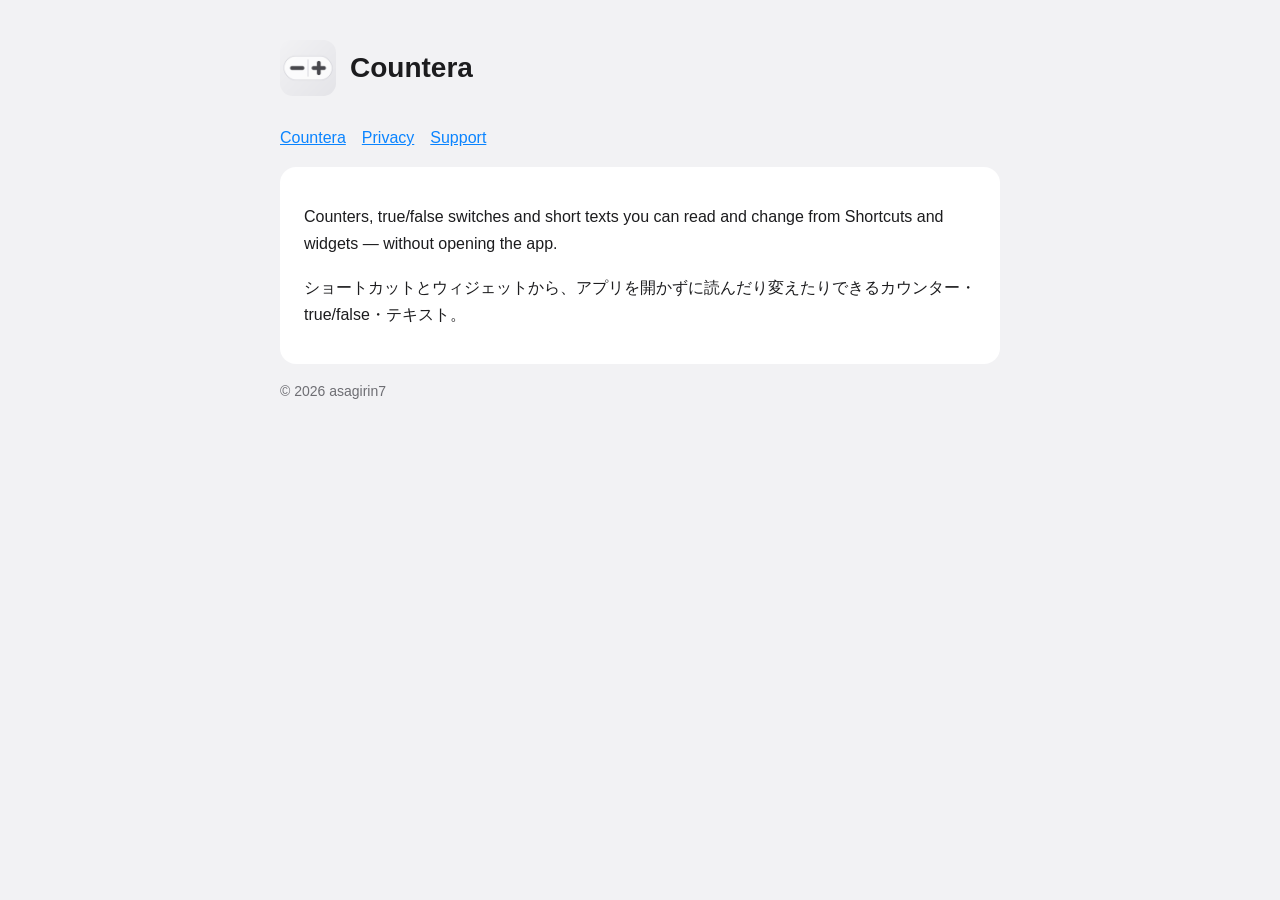
<file: index.html>
<!doctype html><html lang="ja"><head><meta charset="utf-8"><meta name="viewport" content="width=device-width,initial-scale=1"><link rel="stylesheet" href="style.css"><title>Countera</title></head><body><main>
<header><img src="icon.png" alt=""><h1>Countera</h1></header><nav><a href="./">Countera</a><a href="privacy.html">Privacy</a><a href="support.html">Support</a></nav>
<div class="card"><p>Counters, true/false switches and short texts you can read and change from Shortcuts and widgets — without opening the app.</p>
<p>ショートカットとウィジェットから、アプリを開かずに読んだり変えたりできるカウンター・true/false・テキスト。</p></div>
<p class="muted">© 2026 asagirin7</p></main></body></html>
</file>
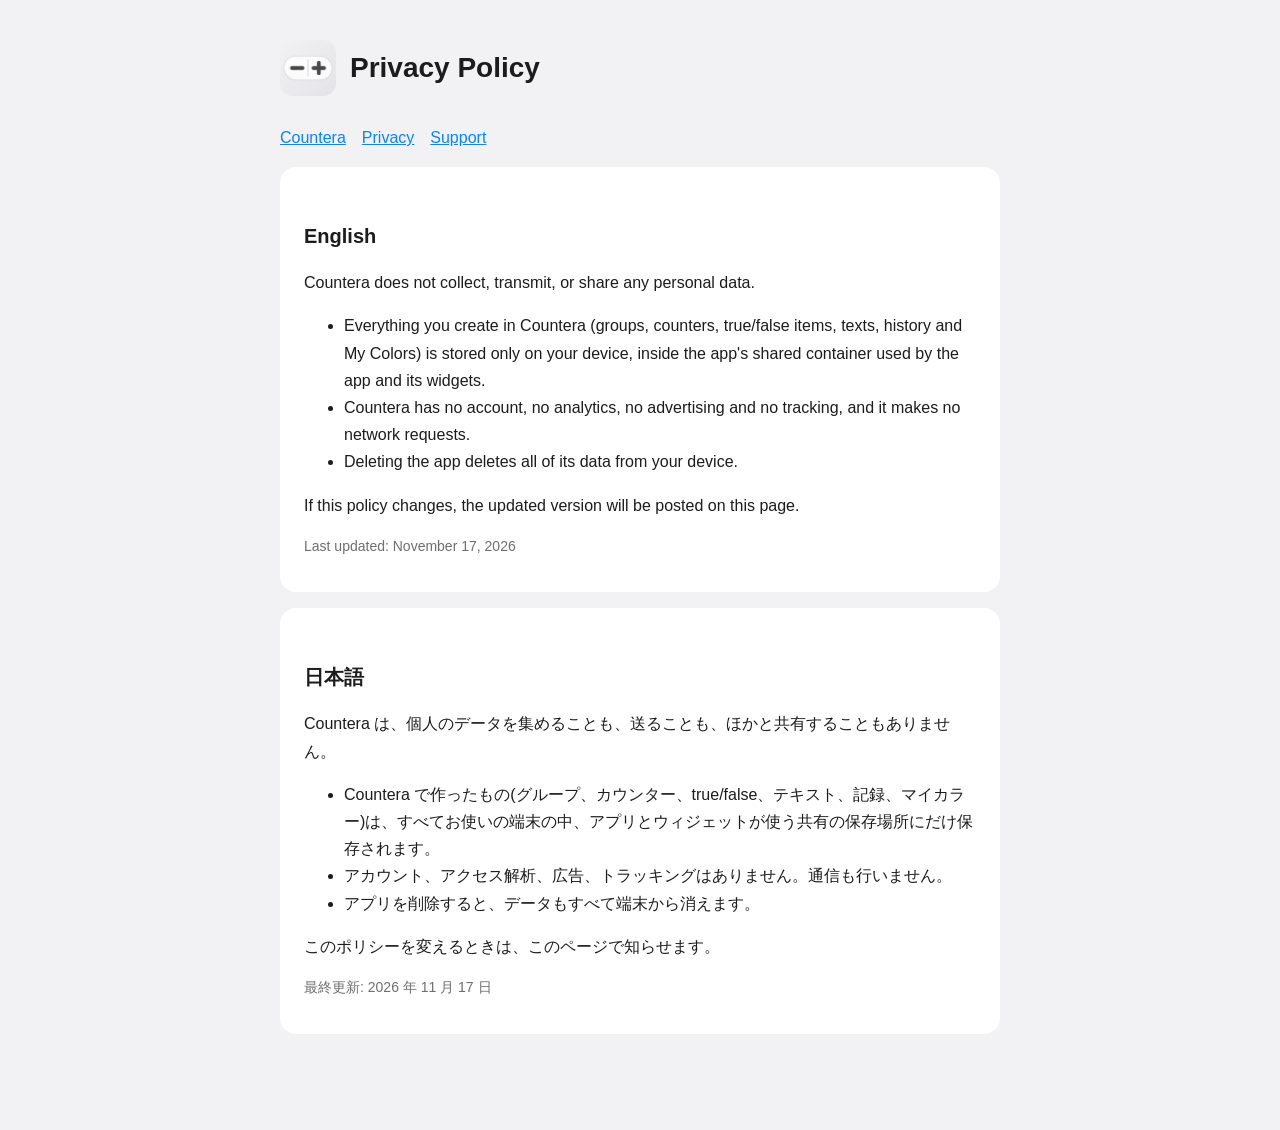
<file: privacy.html>
<!doctype html><html lang="ja"><head><meta charset="utf-8"><meta name="viewport" content="width=device-width,initial-scale=1"><link rel="stylesheet" href="style.css"><title>Countera — Privacy Policy</title></head><body><main>
<header><img src="icon.png" alt=""><h1>Privacy Policy</h1></header><nav><a href="./">Countera</a><a href="privacy.html">Privacy</a><a href="support.html">Support</a></nav>
<div class="card"><h2>English</h2>
<p>Countera does not collect, transmit, or share any personal data.</p>
<ul><li>Everything you create in Countera (groups, counters, true/false items, texts, history and My Colors) is stored only on your device, inside the app's shared container used by the app and its widgets.</li>
<li>Countera has no account, no analytics, no advertising and no tracking, and it makes no network requests.</li>
<li>Deleting the app deletes all of its data from your device.</li></ul>
<p>If this policy changes, the updated version will be posted on this page.</p>
<p class="muted">Last updated: November 17, 2026</p></div>
<div class="card"><h2>日本語</h2>
<p>Countera は、個人のデータを集めることも、送ることも、ほかと共有することもありません。</p>
<ul><li>Countera で作ったもの(グループ、カウンター、true/false、テキスト、記録、マイカラー)は、すべてお使いの端末の中、アプリとウィジェットが使う共有の保存場所にだけ保存されます。</li>
<li>アカウント、アクセス解析、広告、トラッキングはありません。通信も行いません。</li>
<li>アプリを削除すると、データもすべて端末から消えます。</li></ul>
<p>このポリシーを変えるときは、このページで知らせます。</p>
<p class="muted">最終更新: 2026 年 11 月 17 日</p></div>
</main></body></html>
</file>
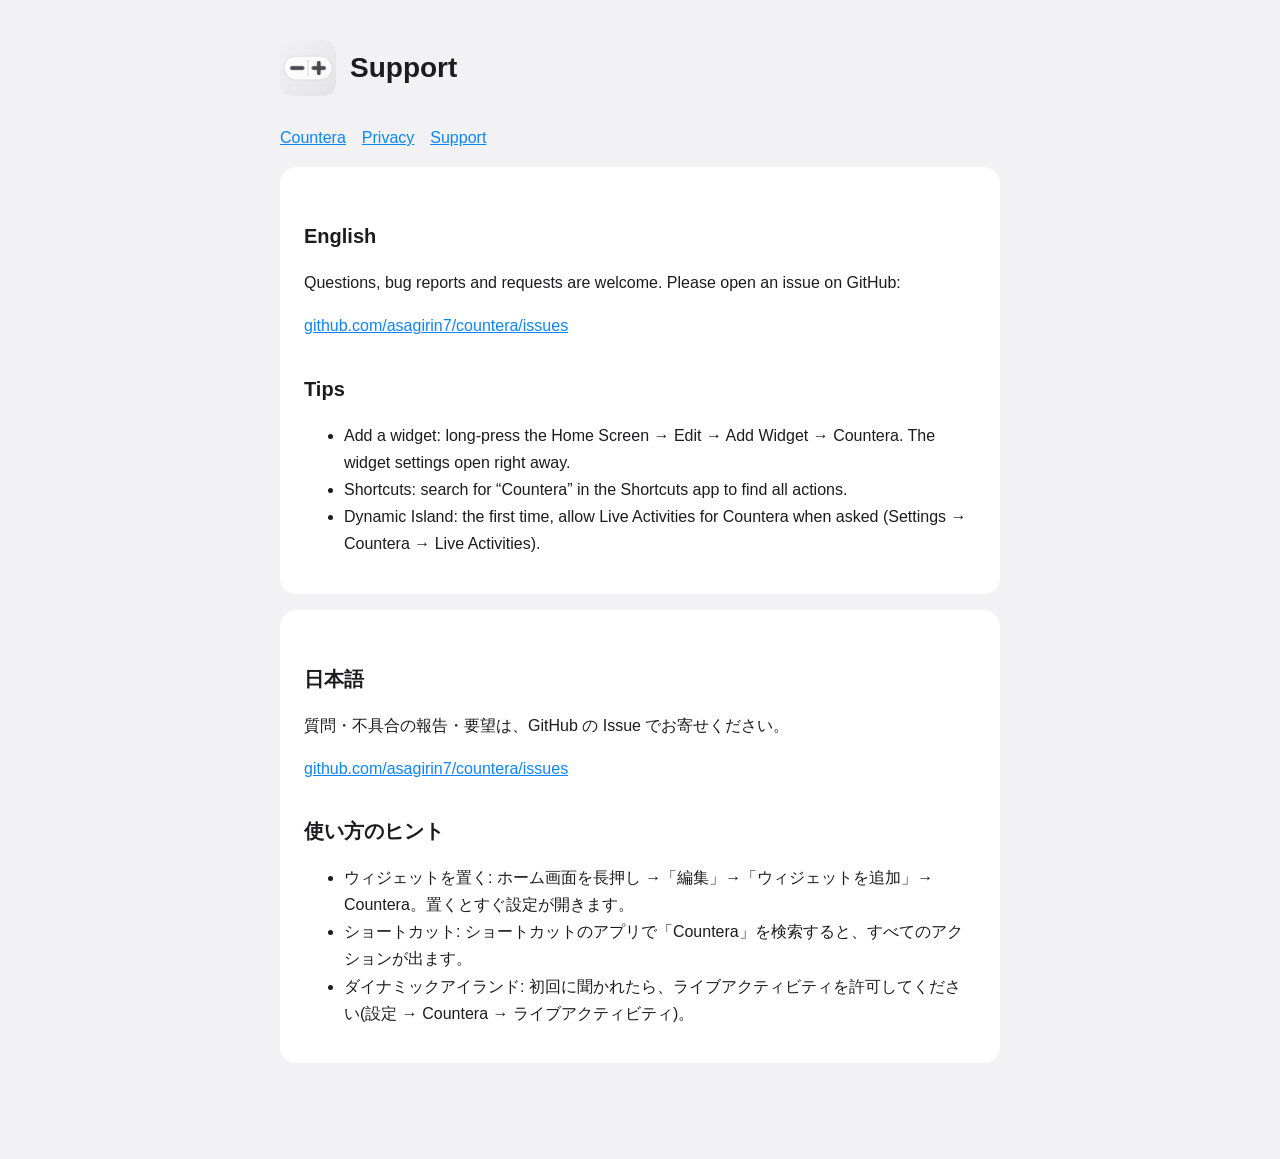
<file: support.html>
<!doctype html><html lang="ja"><head><meta charset="utf-8"><meta name="viewport" content="width=device-width,initial-scale=1"><link rel="stylesheet" href="style.css"><title>Countera — Support</title></head><body><main>
<header><img src="icon.png" alt=""><h1>Support</h1></header><nav><a href="./">Countera</a><a href="privacy.html">Privacy</a><a href="support.html">Support</a></nav>
<div class="card"><h2>English</h2>
<p>Questions, bug reports and requests are welcome. Please open an issue on GitHub:</p>
<p><a href="https://github.com/asagirin7/countera/issues">github.com/asagirin7/countera/issues</a></p>
<h2>Tips</h2><ul>
<li>Add a widget: long-press the Home Screen → Edit → Add Widget → Countera. The widget settings open right away.</li>
<li>Shortcuts: search for “Countera” in the Shortcuts app to find all actions.</li>
<li>Dynamic Island: the first time, allow Live Activities for Countera when asked (Settings → Countera → Live Activities).</li></ul></div>
<div class="card"><h2>日本語</h2>
<p>質問・不具合の報告・要望は、GitHub の Issue でお寄せください。</p>
<p><a href="https://github.com/asagirin7/countera/issues">github.com/asagirin7/countera/issues</a></p>
<h2>使い方のヒント</h2><ul>
<li>ウィジェットを置く: ホーム画面を長押し →「編集」→「ウィジェットを追加」→ Countera。置くとすぐ設定が開きます。</li>
<li>ショートカット: ショートカットのアプリで「Countera」を検索すると、すべてのアクションが出ます。</li>
<li>ダイナミックアイランド: 初回に聞かれたら、ライブアクティビティを許可してください(設定 → Countera → ライブアクティビティ)。</li></ul></div>
</main></body></html>
</file>
<file: style.css>
:root{color-scheme:light dark;--bg:#f2f2f4;--card:#fff;--fg:#1c1c1e;--muted:#6e6e73;--accent:#0a84ff}
@media (prefers-color-scheme:dark){:root{--bg:#1c1c1e;--card:#2c2c2e;--fg:#f2f2f4;--muted:#a1a1a6}}
body{margin:0;background:var(--bg);color:var(--fg);font:16px/1.7 -apple-system,BlinkMacSystemFont,"Hiragino Sans","Noto Sans JP",sans-serif}
main{max-width:720px;margin:0 auto;padding:40px 20px 80px}
header{display:flex;align-items:center;gap:14px;margin-bottom:28px}
header img{width:56px;height:56px;border-radius:13px}
h1{font-size:28px;margin:0}h2{font-size:20px;margin:32px 0 8px}
.card{background:var(--card);border-radius:16px;padding:20px 24px;margin:16px 0}
.muted{color:var(--muted);font-size:14px}a{color:var(--accent)}
nav a{margin-right:16px}
</file>
